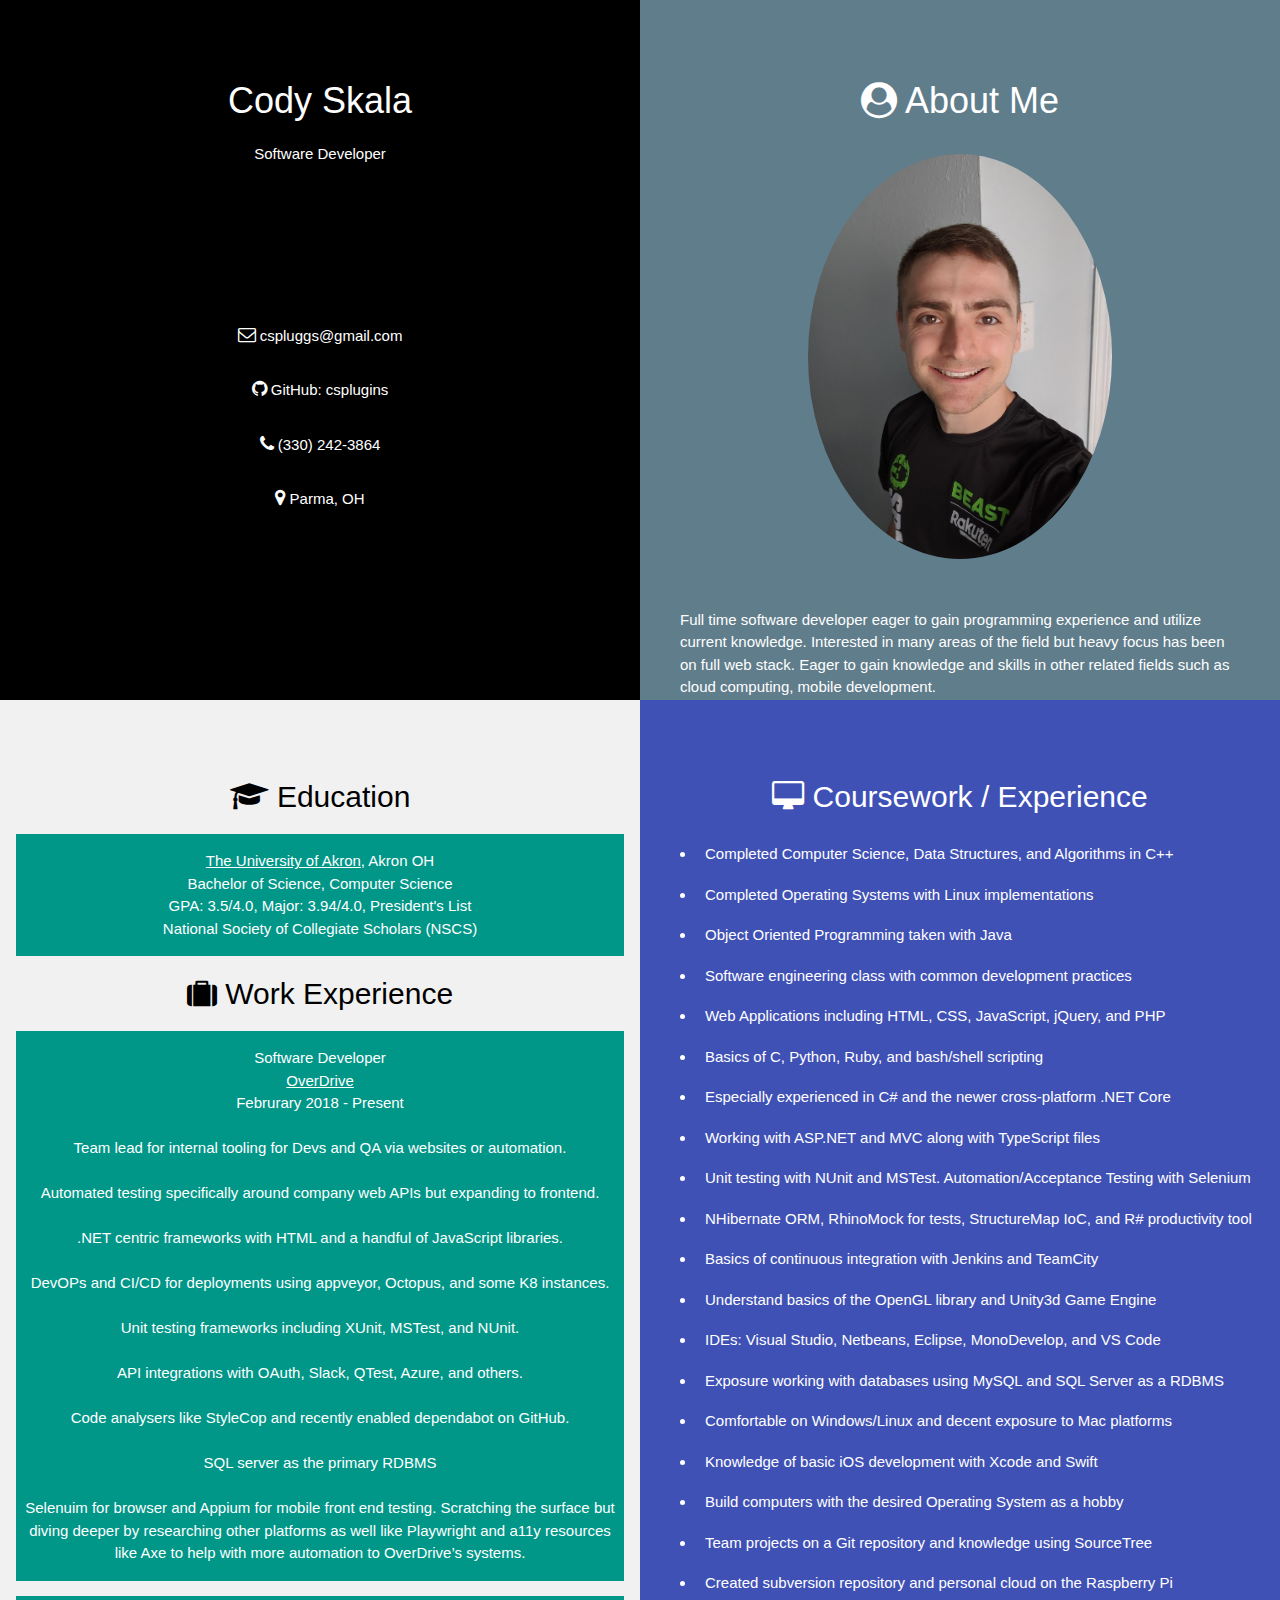
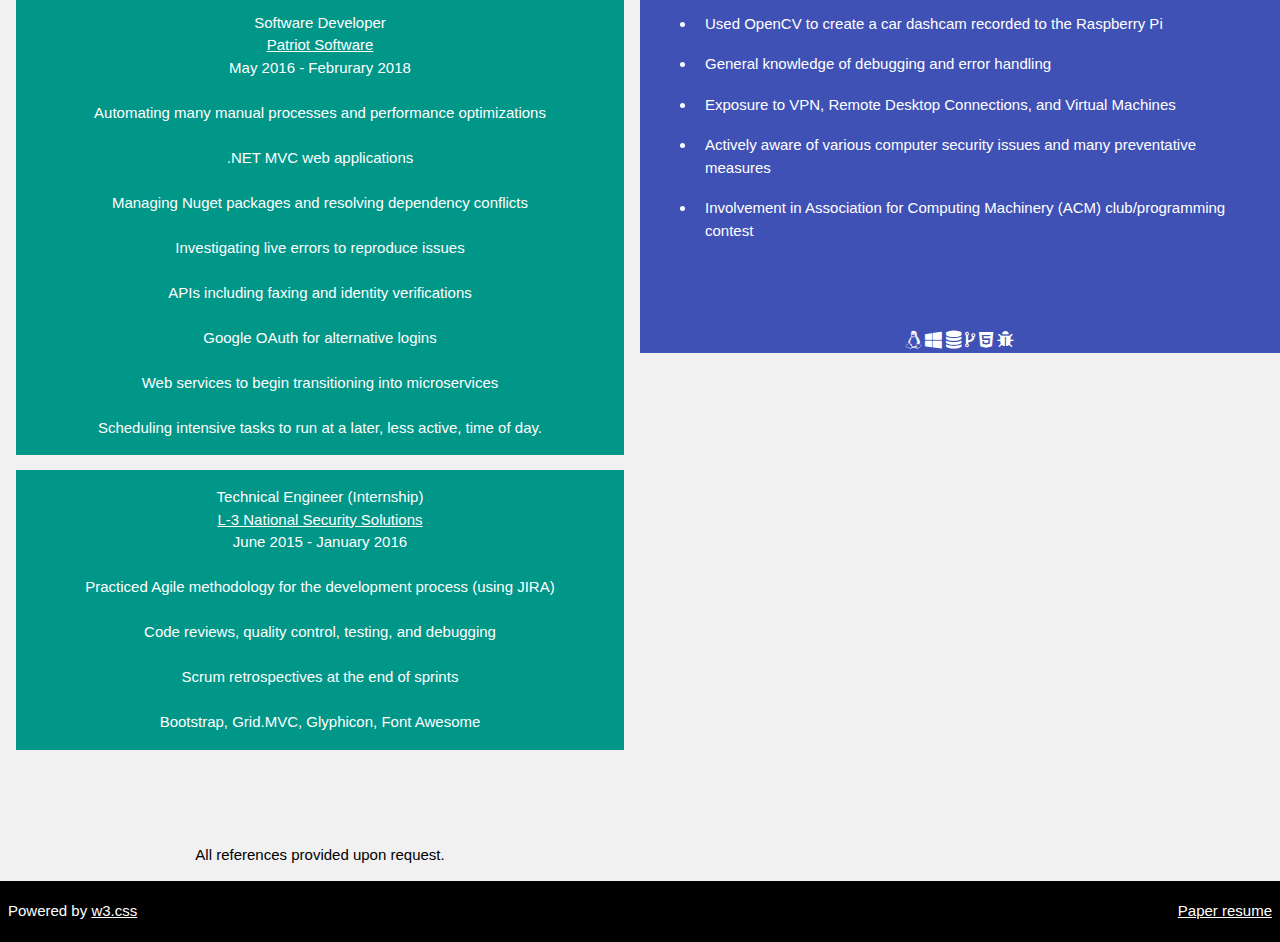
<file: index.html>
<!DOCTYPE html>
<html>
<title>Resume</title>
<meta charset="UTF-8">
<meta name="viewport" content="width=device-width, initial-scale=1">
<link rel="stylesheet" href="content/w3.css">
<link rel="stylesheet" href="content/font-awesome-4.7.0/css/font-awesome.min.css">
<link rel="shortcut icon" type="image/x-icon" href="content/images/favicon.ico">

<body class="w3-content" style="max-width:1300px">

  <!-- First Grid: Logo & About -->
  <div class="w3-row">

    <div class="w3-half w3-black w3-container w3-center" style="height:700px">
      <div class="w3-padding-64">
        <h1>Cody Skala</h1>
        <p>Software Developer</p>
      </div>
      <div class="w3-padding-64">
        <a href="mailto:cspluggs@gmail.com" class="w3-black w3-block w3-hover-teal w3-padding-16 w3-btn">
            <i class="fa fa-envelope-o w3-large"></i> cspluggs@gmail.com
        </a>
        <a href="https://github.com/csplugins" class="w3-black w3-block w3-hover-dark-grey w3-padding-16 w3-btn" target="_blank">
          <i class="fa fa-github w3-large"></i> GitHub: csplugins
        </a>
        <a href="tel:330-242-3864" class="w3-black w3-block w3-hover-blue-grey w3-padding-16 w3-btn">
          <i class="fa fa-phone w3-large"></i> (330) 242-3864
        </a>
        <a href="https://google.com/maps/place/Parma,+OH" class="w3-black w3-block w3-hover-white w3-padding-16 w3-btn" target="_blank">
            <i class="fa fa-map-marker w3-large"></i> Parma, OH
        </a>
      </div>
    </div>

    <div class="w3-half w3-blue-grey w3-container" style="height:700px">
      <div class="w3-padding-64 w3-center">
        <h1 class=""><i class="fa fa-user-circle"></i> About Me</h1>
        <img src="content/images/cody.jpg" class="w3-margin w3-circle" alt="About Me Picture" style="width:50%">
        <div class="w3-left-align w3-padding-large">
          <p>
            Full time software developer eager to gain programming experience and utilize current knowledge. Interested in many areas of the field but heavy focus has been on full web stack. Eager to gain knowledge and skills in other related fields such as cloud computing, mobile development.</p>
        </div>
      </div>
    </div>

  </div>

  <!-- Second Grid: Work & Resume -->
  <div class="w3-row w3-light-grey">

    <div class="w3-half w3-light-grey w3-center w3-container" style="min-height: 850px;" id="work">
      <div class="w3-padding-64">
        <h2><i class="fa fa-graduation-cap"></i> Education</h2>

        <p class="w3-teal w3-padding-16">
          <a href="https://uakron.edu" target="_blank">The University of Akron</a>, Akron OH
          <br> Bachelor of Science, Computer Science
          <br> GPA: 3.5/4.0, Major: 3.94/4.0, President's List
          <br> National Society of Collegiate Scholars (NSCS)
        </p>

        <h2><i class="fa fa-suitcase"></i> Work Experience</h2>
        
        <p class="w3-teal w3-padding-16">
          Software Developer
          <br><a href="https://www.overdrive.com" target="_blank">OverDrive</a>
          <br> Februrary 2018 - Present
          <br><br>Team lead for internal tooling for Devs and QA via websites or automation.
          <br><br>Automated testing specifically around company web APIs but expanding to frontend.
          <br><br>.NET centric frameworks with HTML and a handful of JavaScript libraries.
          <br><br>DevOPs and CI/CD for deployments using appveyor, Octopus, and some K8 instances.
          <br><br>Unit testing frameworks including XUnit, MSTest, and NUnit.
          <br><br>API integrations with OAuth, Slack, QTest, Azure, and others.
          <br><br>Code analysers like StyleCop and recently enabled dependabot on GitHub.
          <br><br>SQL server as the primary RDBMS
          <br><br>Selenuim for browser and Appium for mobile front end testing. Scratching the surface but diving deeper by researching other platforms as well like Playwright and a11y resources like Axe to help with more automation to OverDrive’s systems.
        </p>

        <p class="w3-teal w3-padding-16">
          Software Developer
          <br><a href="https://www.patriotsoftware.com" target="_blank">Patriot Software</a>
          <br> May 2016 - Februrary 2018
          <br><br>Automating many manual processes and performance optimizations
          <br><br>.NET MVC web applications
          <br><br>Managing Nuget packages and resolving dependency conflicts
          <br><br>Investigating live errors to reproduce issues
          <br><br>APIs including faxing and identity verifications
          <br><br>Google OAuth for alternative logins
          <br><br>Web services to begin transitioning into microservices
          <br><br>Scheduling intensive tasks to run at a later, less active, time of day.         
        </p>

        <p class="w3-teal w3-padding-16">
          Technical Engineer (Internship)
          <br> <a href="https://www.l3t.com/" target="_blank">L-3 National Security Solutions</a>
          <br> June 2015 - January 2016
          <br><br>Practiced Agile methodology for the development process (using JIRA)
          <br><br>Code reviews, quality control, testing, and debugging
          <br><br>Scrum retrospectives at the end of sprints
          <br><br>Bootstrap, Grid.MVC, Glyphicon, Font Awesome
          
        </p>

      </div>
      <p>All references provided upon request.</p>
    </div>

    <div class="w3-half w3-indigo w3-container w3-center" style="min-height: 850px;">
      <div class="w3-padding-64">
        <h2><i class="fa fa-desktop"></i> Coursework / Experience</h2>
        <ul class="w3-left-align">
          <li style="padding:9px;">Completed Computer Science, Data Structures, and Algorithms in C++</li>
          <li style="padding:9px;">Completed Operating Systems with Linux implementations</li>
          <li style="padding:9px;">Object Oriented Programming taken with Java</li>
          <li style="padding:9px;">Software engineering class with common development practices</li>
          <li style="padding:9px;">Web Applications including HTML, CSS, JavaScript, jQuery, and PHP</li>
          <li style="padding:9px;">Basics of C, Python, Ruby, and bash/shell scripting</li>
          <li style="padding:9px;">Especially experienced in C# and the newer cross-platform .NET Core</li>
          <li style="padding:9px;">Working with ASP.NET and MVC along with TypeScript files</li>
          <li style="padding:9px;">Unit testing with NUnit and MSTest. Automation/Acceptance Testing with Selenium</li>
          <li style="padding:9px;">NHibernate ORM, RhinoMock for tests, StructureMap IoC, and R# productivity tool</li>
          <li style="padding:9px;">Basics of continuous integration with Jenkins and TeamCity</li>
          <li style="padding:9px;">Understand basics of the OpenGL library and Unity3d Game Engine</li>
          <li style="padding:9px;">IDEs: Visual Studio, Netbeans, Eclipse, MonoDevelop, and VS Code</li>
          <li style="padding:9px;">Exposure working with databases using MySQL and SQL Server as a RDBMS</li>
          <li style="padding:9px;">Comfortable on Windows/Linux and decent exposure to Mac platforms</li>
          <li style="padding:9px;">Knowledge of basic iOS development with Xcode and Swift</li>
          <li style="padding:9px;">Build computers with the desired Operating System as a hobby</li>
          <li style="padding:9px;">Team projects on a Git repository and knowledge using SourceTree</li>
          <li style="padding:9px;">Created subversion repository and personal cloud on the Raspberry Pi</li>
          <li style="padding:9px;">Used OpenCV to create a car dashcam recorded to the Raspberry Pi</li>
          <li style="padding:9px;">General knowledge of debugging and error handling</li>
          <li style="padding:9px;">Exposure to VPN, Remote Desktop Connections, and Virtual Machines</li>
          <li style="padding:9px;">Actively aware of various computer security issues and many preventative measures</li>
          <li style="padding:9px;">Involvement in Association for Computing Machinery (ACM) club/programming contest</li>
        </ul>
      </div>
      <i class="fa fa-linux w3-large"></i>
      <i class="fa fa-windows w3-large"></i>
      <i class="fa fa-database w3-large"></i>
      <i class="fa fa-code-fork w3-large"></i>
      <i class="fa fa-html5 w3-large"></i>
      <i class="fa fa-bug w3-large"></i>
    </div>

  </div>

  <!-- Footer -->
  <footer class="w3-container w3-black w3-padding-small">
    <p class="w3-half w3-left-align" style="width:50%;">
      Powered by <a href="https://www.w3schools.com/w3css/default.asp" target="_blank">w3.css</a>
    </p>
    <p class="w3-half w3-right-align" style="width:50%;">
      <a href="content/CodySkalaResume.pdf" target="_blank">Paper resume</a>
    </p>
  </footer>

</body>

</html>
</file>
